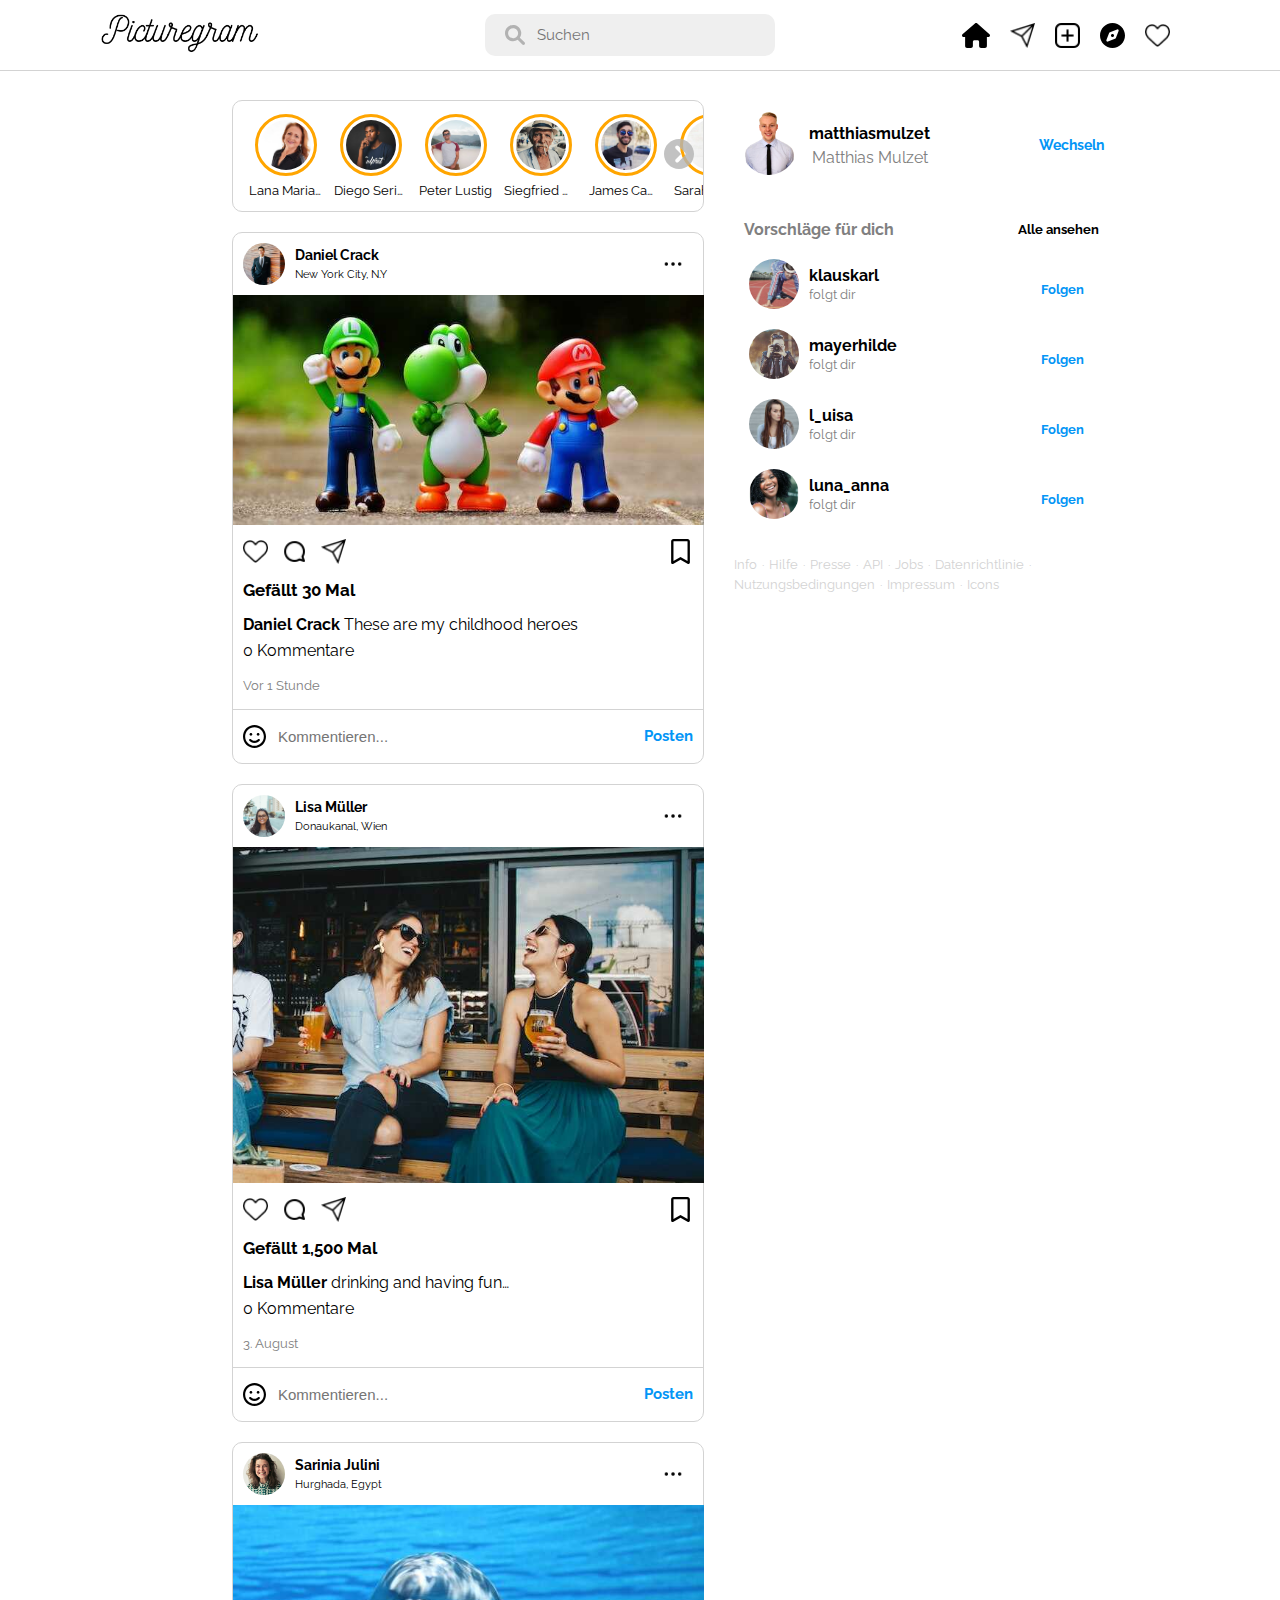
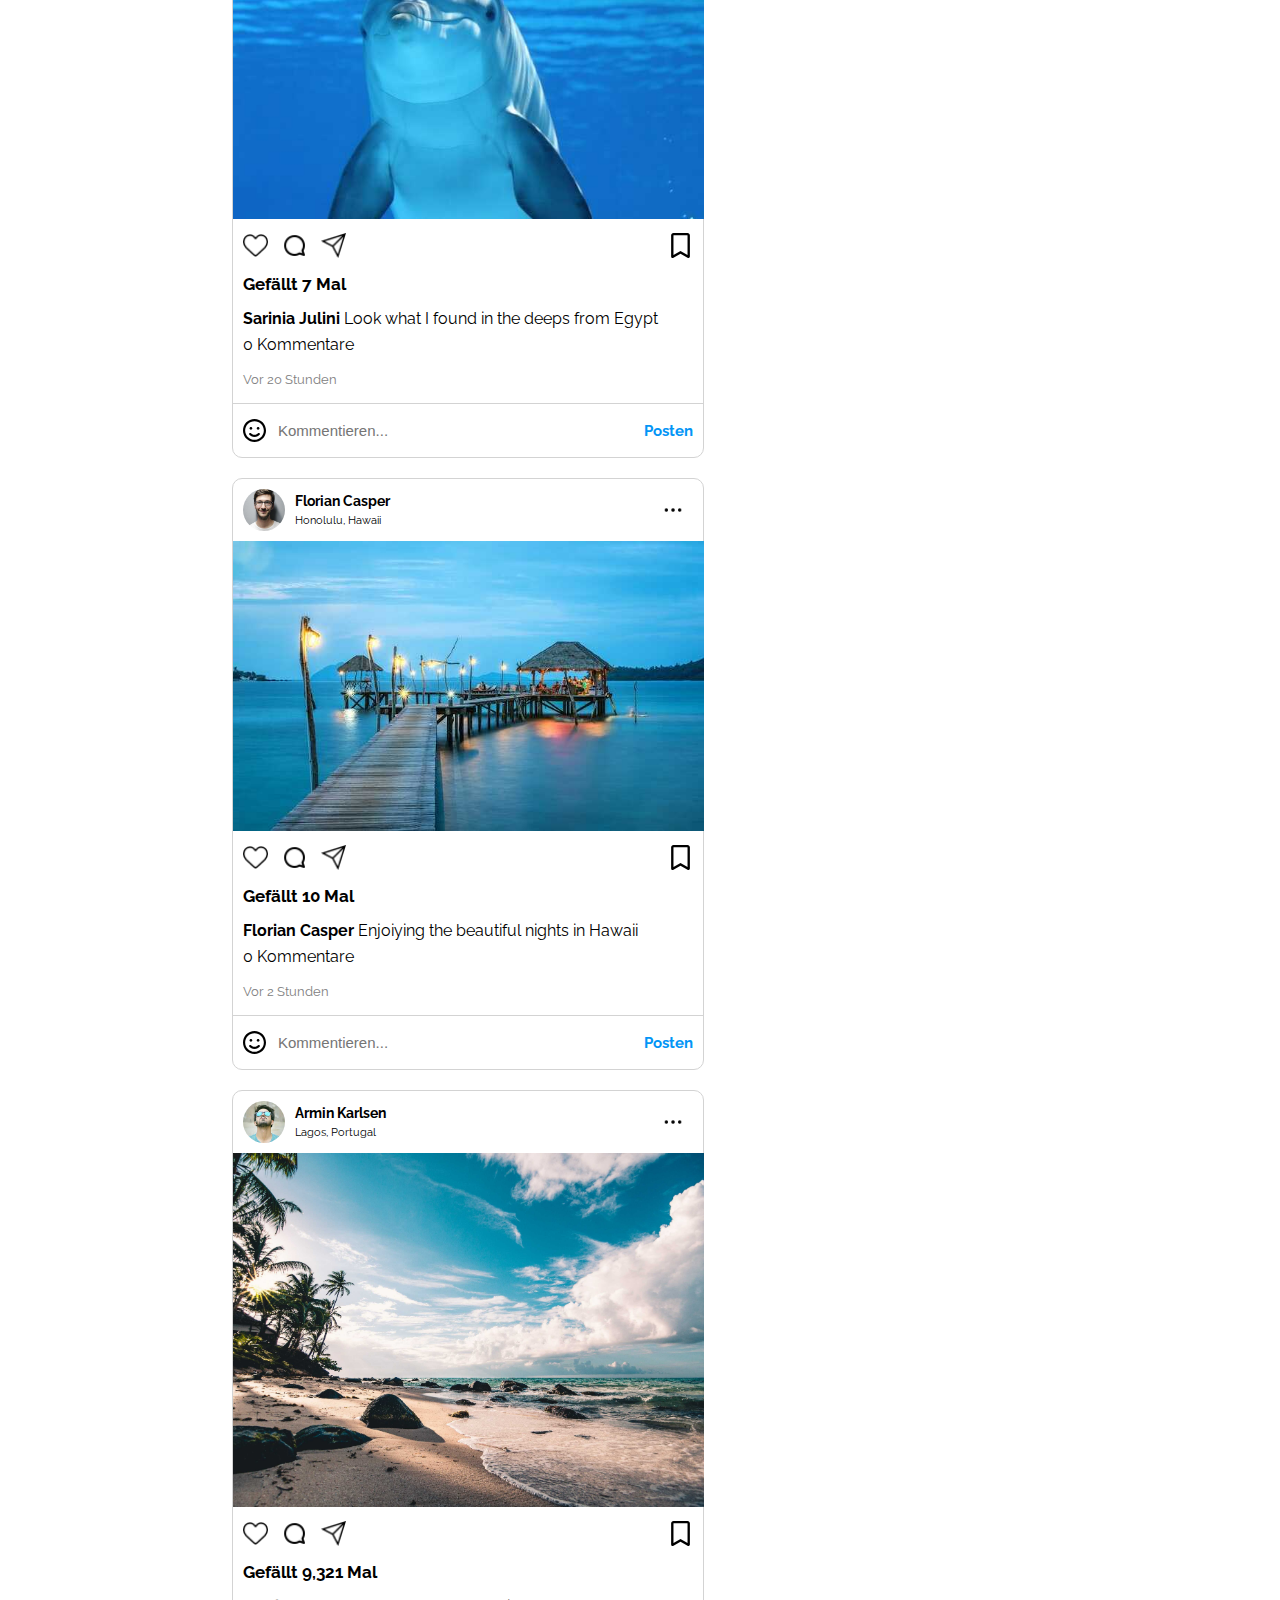
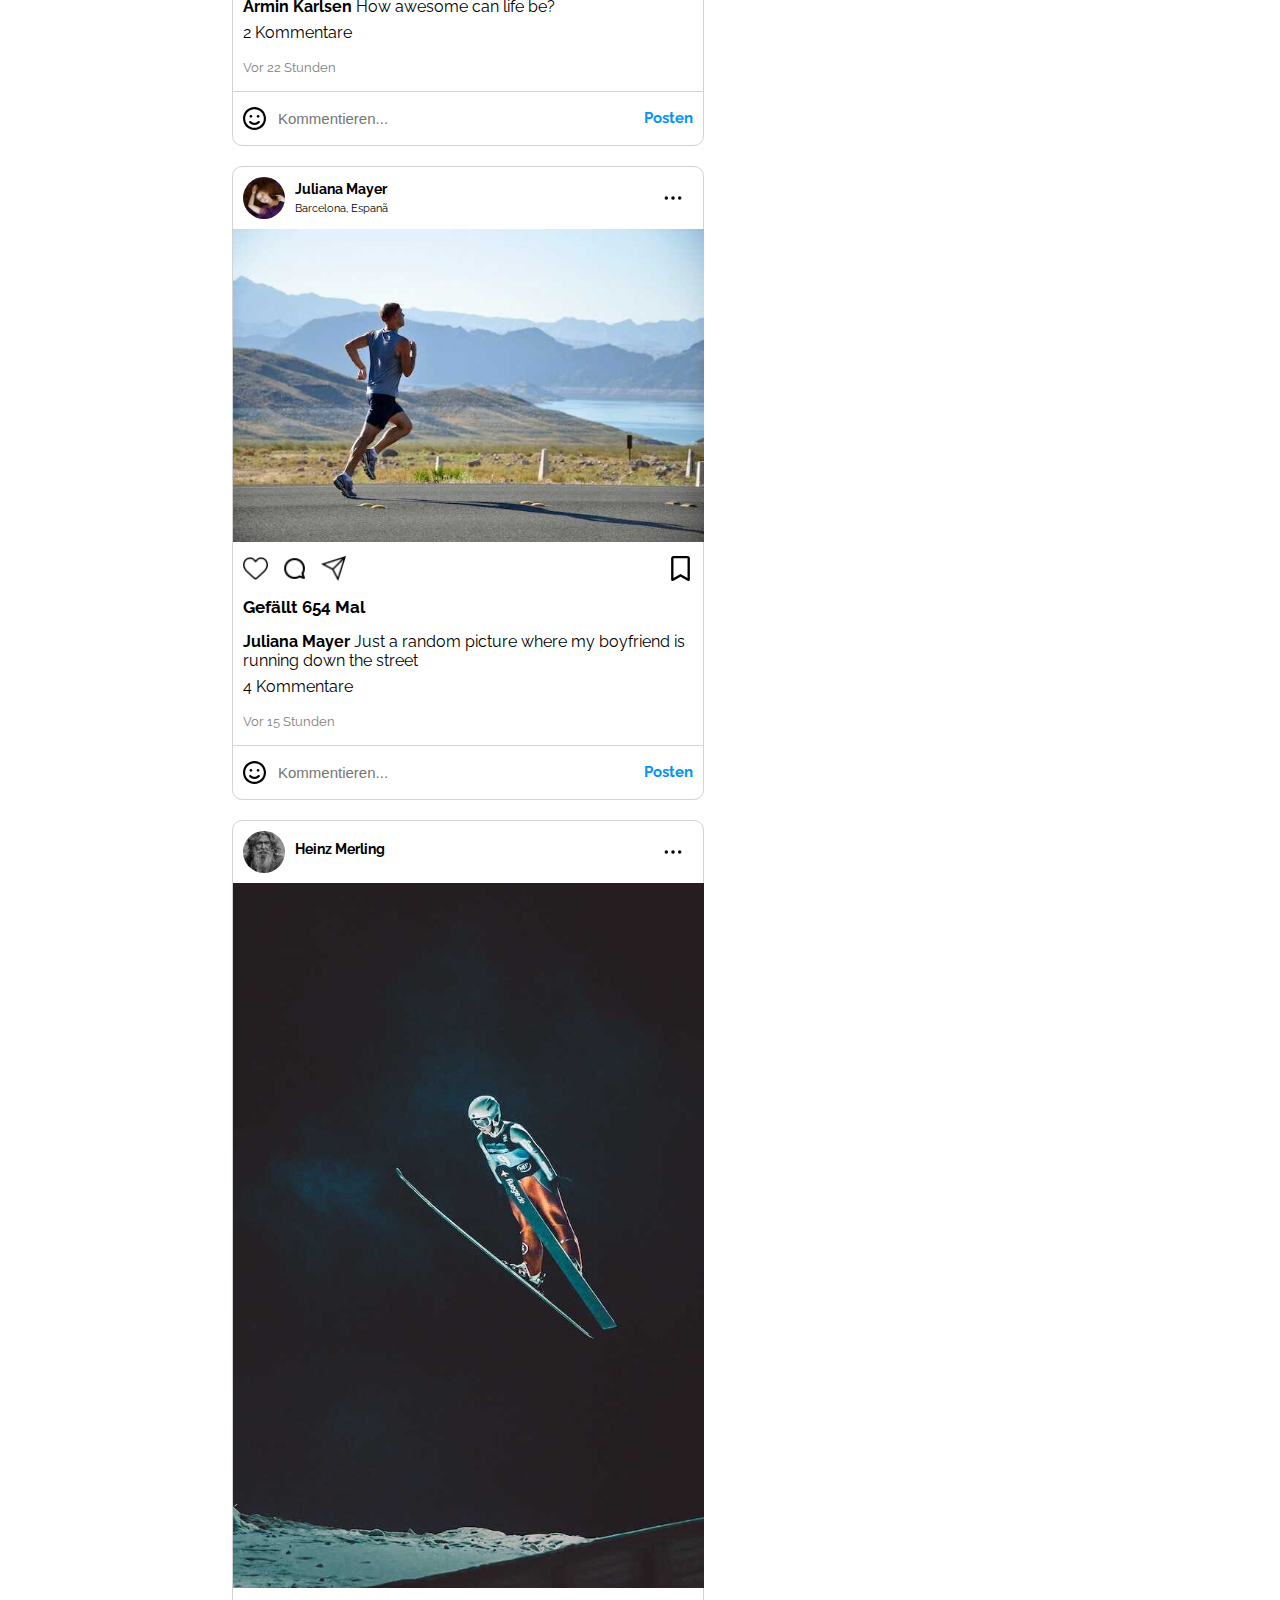
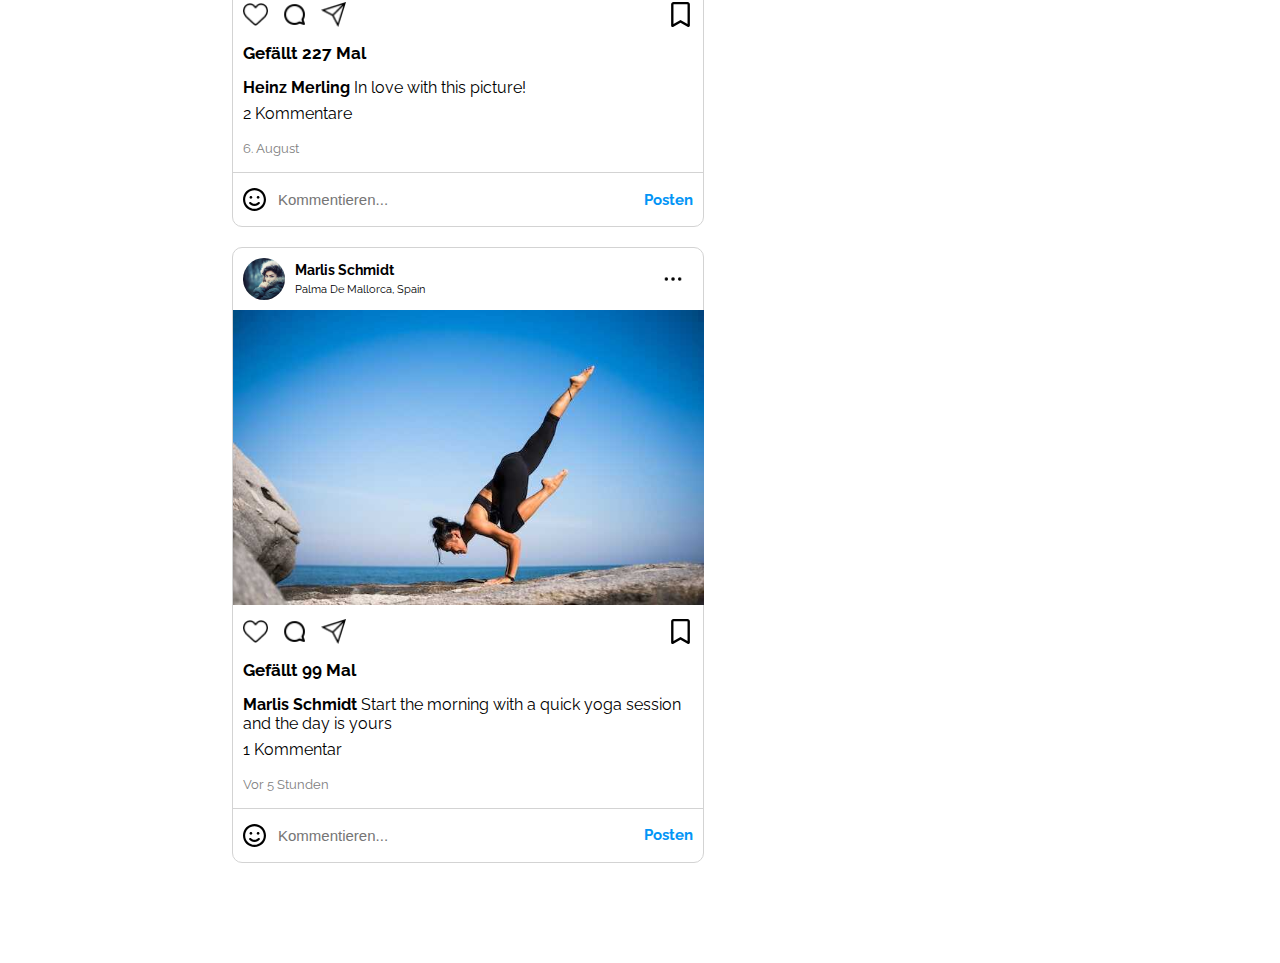
<file: index.html>
<!DOCTYPE html>
<html lang="en">

<head>
    <meta charset="UTF-8">
    <meta http-equiv="X-UA-Compatible" content="IE=edge">
    <meta name="viewport" content="width=device-width, initial-scale=1.0">
    <title>Picturegram</title>
    <link rel="icon" type="image/x-icon" href="img/icons/instagram-brands.svg">

    <link rel="stylesheet" href="style.css">
    <link rel="stylesheet" href="responsive.css">
    <link rel="stylesheet" href="fonts.css">
    <script src="script.js"></script>
    
</head>

<body onload="loadPage()">
    <div id="overlay-whole-page" onclick="closeSearchFunction()" class="overlay-whole-page d-none"></div>

    <div id="header" class="header">
        <a class="picturegram-logo-a" href="index.html">
            <img class="picturegram-logo" src="img/picturegram-logo.png" alt="Picturegram-logo">
        </a>
        <div class="input-search-container">
            <img id="search-icon-header" class="search-icon" src="img/icons/magnifying-glass-solid.svg"
                alt="magnifying-glass">
            <input onclick="search()" id="input-search" class="input-search-header" placeholder="Suchen">
            <img onclick="closeSearchFunction()" id="close-icon-header" class="close-icon d-none"
                src="img/icons/circle-xmark-solid.svg" alt="circle-xmark">
        </div>
        <div class="icons-header-container">
            <img src="img/icons/house-solid.svg" alt="house-icon">
            <img src="img/icons/send_optimized.png" alt="send-icon">
            <img src="img/icons/more_optimized.png" alt="more-icon">
            <img src="img/icons/compass-solid.svg" alt="compass-icon">
            <img src="img/icons/heart_optimized.png" alt="heart-icon">
        </div>
    </div>

    <div class="content-page">
        <div class="left-side">
            <div id="storys" class="story-container">

            </div>

            <div id="all-posts" class="all-posts-container">

            </div>
        </div>

        <div class="right-side">
            <div class="right-side-container">

                <div class="right-side-my-profil">
                    <div class="my-profil">
                        <img class="my-profil-picture" src="img/profile-picture.png" alt="profile-picture">
                        <div class="column">
                            <span class="user-name">matthiasmulzet</span>
                            <span class="real-name">Matthias Mulzet</span>
                        </div>
                    </div>
                    <div class="change-container">
                        <span class="change">Wechseln</span>
                    </div>
                </div>

                <div class="suggestion-see-all">
                    <span class="suggestion">Vorschläge für dich</span>
                    <span class="see-all">Alle ansehen</span>
                </div>

                <div id="right-side-follower" class="right-side-all-follower">

                </div>

                <div class="footer">
                    <div class="footer-first-line">
                        <a href="#">Info</a> <p>·</p>
                        <a href="#">Hilfe</a> <p>·</p>
                        <a href="#">Presse</a> <p>·</p>
                        <a href="#">API</a> <p>·</p>
                        <a href="#">Jobs</a> <p>·</p>
                        <a href="#">Datenrichtlinie</a> <p>·</p> <br>
                    </div>

                    <div class="footer-second-line">
                        <a href="#">Nutzungsbedingungen</a> <p>·</p>
                        <a href="impressum.html">Impressum</a> <p>·</p>
                        <a href="icons.html">Icons</a>
                    </div>
                </div>
            </div>
        </div>
    </div>

</body>

</html>
</file>
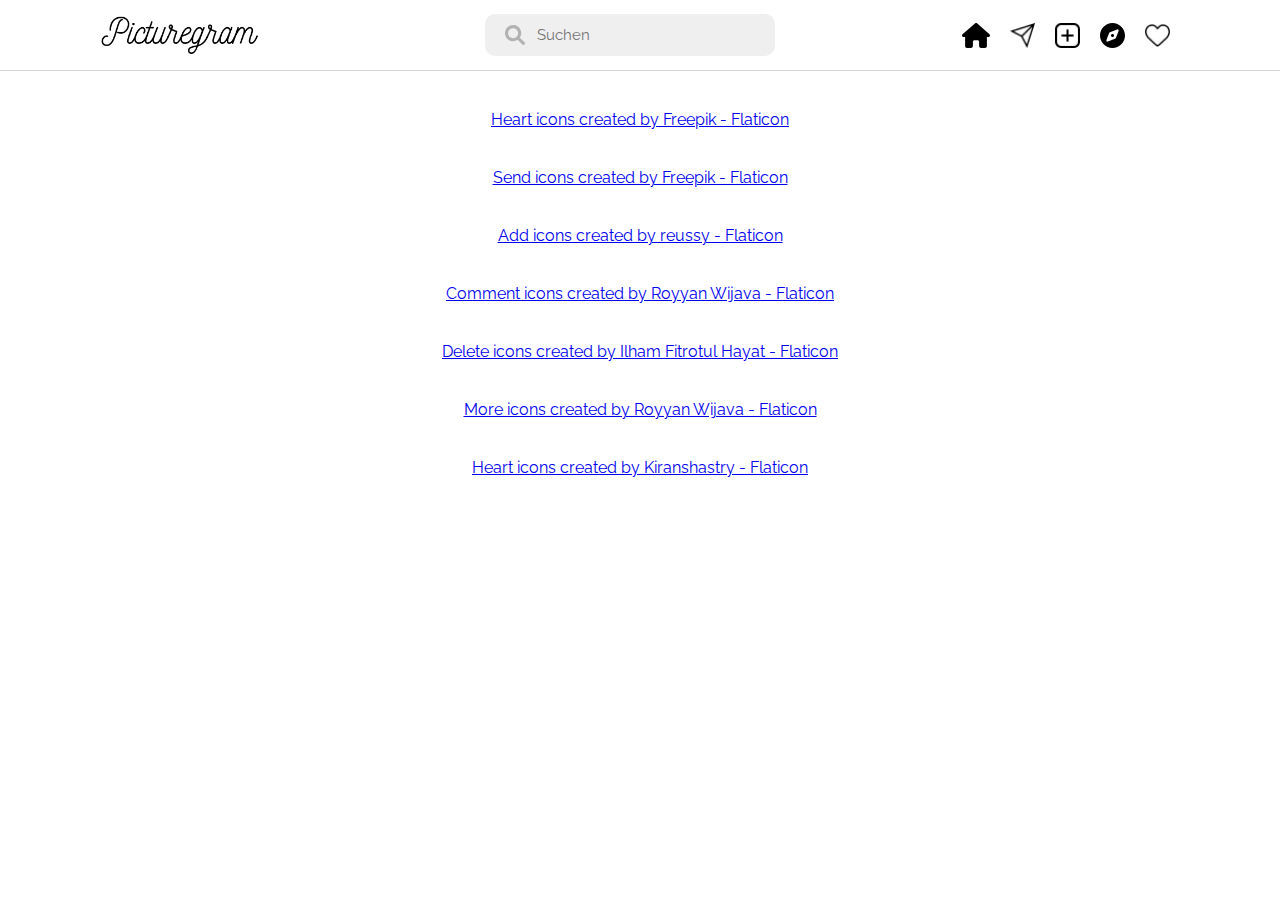
<file: icons.html>
<head>
    <meta charset="utf-8" />
    <meta name="viewport" content="width=device-width, initial-scale=1.0" />

    <title>Icons</title>
    <link rel="icon" type="image/x-icon" href="img/icons/instagram-brands.svg">

    <link rel="stylesheet" href="style.css">
    <link rel="stylesheet" href="responsive.css">
    <link rel="stylesheet" href="fonts.css">
    <script src="script.js"></script>

</head>

<body>
    <div id="header" class="header">
        <a class="picturegram-logo-a" href="index.html">
            <img class="picturegram-logo" src="img/picturegram-logo.png" alt="Picturegram-logo">
        </a>
        <div class="input-search-container">
            <img id="search-icon-header" class="search-icon" src="img/icons/magnifying-glass-solid.svg"
                alt="magnifying-glass">
            <input onclick="search()" id="input-search" class="input-search-header" placeholder="Suchen">
            <img onclick="closeSearchFunction()" id="close-icon-header" class="close-icon d-none"
                src="img/icons/circle-xmark-solid.svg" alt="circle-xmark">
        </div>
        <div class="icons-header-container">
            <img src="img/icons/house-solid.svg" alt="house-icon">
            <img src="img/icons/send_optimized.png" alt="send-icon">
            <img src="img/icons/more_optimized.png" alt="more-icon">
            <img src="img/icons/compass-solid.svg" alt="compass-icon">
            <img src="img/icons/heart_optimized.png" alt="heart-icon">
        </div>
    </div>

    <div class="icons">
        <a href="https://www.flaticon.com/free-icons/heart"; title="heart
        icons">Heart icons created by Freepik - Flaticon</a> <br>

        <a href="https://www.flaticon.com/free-icons/send"; title="send
        icons">Send icons created by Freepik - Flaticon</a> <br>

        <a href="https://www.flaticon.com/free-icons/add"; title="add
        icons">Add icons created by reussy - Flaticon</a> <br>

        <a href="https://www.flaticon.com/free-icons/comment"; title="comment
        icons">Comment icons created by Royyan Wijava - Flaticon</a> <br>

        <a href="https://www.flaticon.com/free-icons/delete"; title="delete
        icons">Delete icons created by Ilham Fitrotul Hayat - Flaticon</a> <br>
        
        <a href="https://www.flaticon.com/free-icons/more"; title="more
        icons">More icons created by Royyan Wijava - Flaticon</a> <br>

        <a href="https://www.flaticon.com/free-icons/heart"; title="heart
        icons">Heart icons created by Kiranshastry - Flaticon</a>
    </div>

</body>
</file>
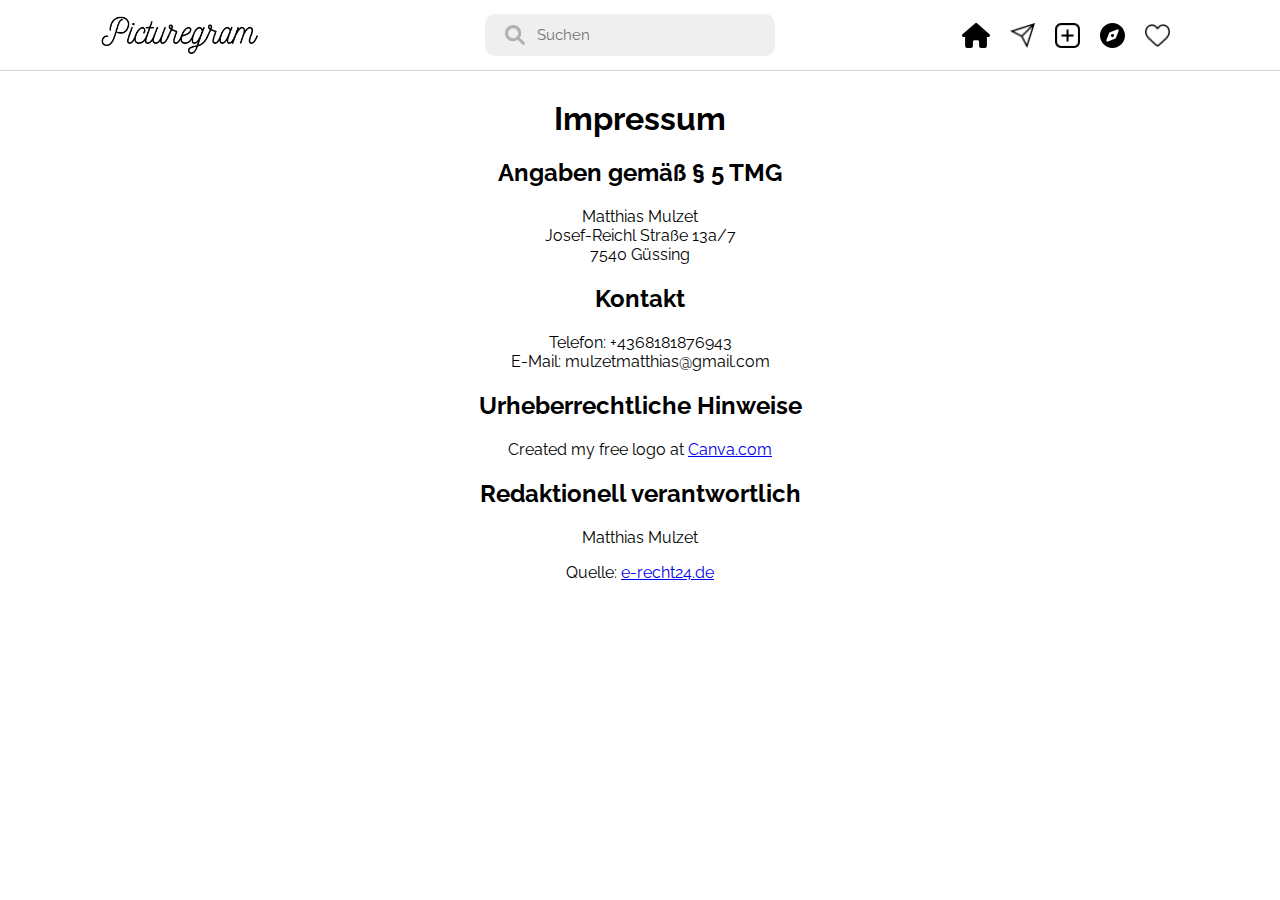
<file: impressum.html>
<head>
    <meta charset="utf-8" />
    <meta name="viewport" content="width=device-width, initial-scale=1.0" />

    <title>Impressum</title>
    <link rel="icon" type="image/x-icon" href="img/icons/instagram-brands.svg">

    <link rel="stylesheet" href="style.css">
    <link rel="stylesheet" href="responsive.css">
    <link rel="stylesheet" href="fonts.css">
    <script src="script.js"></script>

</head>

<body>
    <div id="header" class="header">
        <a class="picturegram-logo-a" href="index.html">
            <img class="picturegram-logo" src="img/picturegram-logo.png" alt="Picturegram-logo">
        </a>
        <div class="input-search-container">
            <img id="search-icon-header" class="search-icon" src="img/icons/magnifying-glass-solid.svg"
                alt="magnifying-glass">
            <input onclick="search()" id="input-search" class="input-search-header" placeholder="Suchen">
            <img onclick="closeSearchFunction()" id="close-icon-header" class="close-icon d-none"
                src="img/icons/circle-xmark-solid.svg" alt="circle-xmark">
        </div>
        <div class="icons-header-container">
            <img src="img/icons/house-solid.svg" alt="house-icon">
            <img src="img/icons/send_optimized.png" alt="send-icon">
            <img src="img/icons/more_optimized.png" alt="more-icon">
            <img src="img/icons/compass-solid.svg" alt="compass-icon">
            <img src="img/icons/heart_optimized.png" alt="heart-icon">
        </div>
    </div>

    <div class="impressum">
        <h1 class="h1-impressum">Impressum</h1>

        <h2>Angaben gem&auml;&szlig; &sect; 5 TMG</h2>
        <p>Matthias Mulzet<br />
            Josef-Reichl Stra&szlig;e 13a/7<br />
            7540 G&uuml;ssing</p>

        <h2>Kontakt</h2>
        <p>Telefon: +4368181876943<br />
            E-Mail: mulzetmatthias@gmail.com</p>

        <h2>Urheberrechtliche Hinweise</h2>
        <p>Created my free logo at <a href="https://www.canva.com" target="_blank">Canva.com</a></p>

        <h2>Redaktionell verantwortlich</h2>
        <p>Matthias Mulzet</p>

        <p>Quelle: <a href="https://www.e-recht24.de">e-recht24.de</a></p>

    </div>

</body>
</file>
<file: style.css>
body {
    margin: 0px;
    font-family: 'Raleway';
}

.d-none {
    display: none;
}

.space-between {
    display: flex;
    justify-content: space-between;
    align-items: center;
}

.overlay-whole-page {
    height: 100%;
    width: 100%;
    position: fixed;
    bottom: 0;
    left: 0;
    right: 0;
    background-color: rgba(255, 255, 255, 0);
    z-index: 100;
}

.overlay-picture-comment {
    width: 100%;
    height: 100%;
    z-index: 2;
    position: fixed;
    bottom: 0;
    left: 0;
    right: 0;
    top: 0;
    background-color: rgba(200, 200, 200, 0.8);
    display: flex;
    justify-content: center;
    align-items: center;
}

.close-icon-big {
    position: absolute;
    top: 15px;
    right: 15px;
    z-index: 3;
    height: 50px;
    width: 50px;
    filter: invert(100%);
    cursor: pointer;
}

.picture-and-comment {
    display: flex;
    justify-content: center;
    width: 65%;
    height: 90%;
}

.big-picture-container {
    height: 100%;
    width: 50%;
    background-color: black;
    display: flex;
    align-items: center;
}

.big-picture {
    width: 100%;
}

.big-comment {
    display: flex;
    flex-direction: column;
    background-color: white;
    width: 50%;
}

.all-comments {
    min-height: 50%;
    height: 100%;
    overflow-x: hidden;
}


/*styling header start*/
.header {
    height: 70px;
    width: 100%;
    background-color: white;
    display: flex;
    flex-direction: row;
    justify-content: space-between;
    align-items: center;
    border-bottom: 1px solid lightgray;
    position: fixed;
    top: 0;
    z-index: 10;
}

.header-without-zindex {
    height: 70px;
    width: 100%;
    background-color: white;
    display: flex;
    flex-direction: row;
    justify-content: space-between;
    align-items: center;
    border-bottom: 1px solid lightgray;
    position: fixed;
    top: 0;
}

.picturegram-logo {
    height: 40px;
    margin-left: 200px;
}

.input-search-container {
    width: 300px;
    padding: 10px;
}

.input-search-container {
    display: flex;
    flex-direction: row;
    align-items: center;
    height: 22px;
    width: 270px;
    background-color: #efefef;
    border-radius: 10px;
    border: none;
    margin-left: 50px;
}

.search-icon {
    height: 20px;
    filter: invert(70%);
    margin-left: 10px;
}

.close-icon {
    cursor: pointer;
    height: 20px;
    filter: invert(70%);
    z-index: 1;
}

.input-search-header {
    display: flex;
    height: 30px;
    width: 280px;
    margin-left: 10px;
    background-color: #efefef;
    border: none;
    outline: none;
    border-radius: 10px;
    font-size: 15px;
    font-family: 'Raleway';
}

.icons-header-container {
    display: flex;
    align-items: center;
    margin-right: 200px;
}

.icons-header-container img {
    height: 25px;
    margin: 0px 10px;
    cursor: pointer;
}
/*styling header end*/


/*styling content-page start*/
.content-page {
    width: 100%;
    display: flex;
    justify-content: center;
}

.right-side {
    display: flex;
    justify-content: flex-start;
    width: 45%;
}

.left-side {
    display: flex;
    flex-direction: column;
    justify-content: flex-end;
    align-items: flex-end;
    width: 55%;
}
/*styling content-page end*/


/*styling story start*/
.story-container {
    display: flex;
    align-items: center;
    padding-left: 10px;
    padding-right: 10px;
    height: 110px;
    width: 450px;
    margin-top: 100px;
    border: 1px solid lightgray;
    border-radius: 10px;
    overflow: hidden;
    overflow-x: scroll;
}

.story-container::-webkit-scrollbar {
    display: none;
}

.story-pic-name {
    display: flex;
    flex-direction: column;
    align-items: center;
    width: 75px;
    padding: 10px 6px;
}

.profil-picture-story {
    height: 50px;
    width: 50px;
    border-radius: 100%;
    object-fit: cover;
    padding: 3px;
    border: 3px solid orange;
    cursor: pointer;
}

.story-name {
    text-align: center;
    margin-top: 7px;
    margin-bottom: 0;
    font-size: 13px;
    max-width: 73px;
    overflow: hidden;
    white-space: nowrap;
    text-overflow: ellipsis;
    cursor: pointer;
}

.story-arrow-container {
    position: absolute;
    z-index: 1;
    filter: invert(70%);
}

.arrow-left {
    height: 30px;
    cursor: pointer;
    opacity: 0.8;
}

.arrow-right {
    height: 30px;
    padding-left: 387px;
    cursor: pointer;
    opacity: 0.8;
}

.arrow-left-transparent {
    height: 30px;
    opacity: 0;
}

.arrow-right-transparent {
    height: 30px;
    padding-left: 387px;
    opacity: 0;
}
/*styling story end*/


/*styling post start*/
.post-container {
    display: flex;
    flex-direction: column;
    width: 470px;
    height: auto;
    border: 1px solid lightgray;
    border-radius: 10px;
    margin-top: 20px;
}

.header-post {
    display: flex;
    justify-content: space-between;
    align-items: center;
}

.name-and-picture-container {
    display: flex;
    align-items: center;
}

.little-profil-picture {
    height: 42px;
    width: 42px;
    border-radius: 100%;
    object-fit: cover;
    margin: 10px;
    cursor: pointer;
}

.name-and-location {
    display: flex;
    flex-direction: column;
}

.name {
    font-size: 14px;
    font-weight: bold;
    cursor: pointer;
}

.location {
    font-size: 11px;
    margin-top: 5px;
    cursor: pointer;
}

.option-icon {
    display: flex;
    justify-content: flex-end;
    align-items: center;
    height: 20px;
    margin-right: 20px;
    cursor: pointer;
}


.post-image {
    width: 471px;
    height: 100%;
    object-fit: cover;
}

.icon-section-post {
    display: flex;
    justify-content: space-between;
    align-items: center;
    margin-top: 10px;
}

.icons-left img {
    height: 25px;
    width: 25px;
    margin-left: 5px;
    margin-right: 5px;
    cursor: pointer;
}

.icon-right img {
    height: 25px;
    width: 25px;
    margin-right: 10px;
    cursor: pointer;
}

.heart-icon {
    margin-left: 10px !important;
}

.likes-container {
    margin-top: 12px;
    margin-left: 10px;
}

.likes {
    font-weight: bold;
    font-size: 17px;
}

.post-description-container {
    display: flex;
    align-items: center;
    margin-top: 15px;
    margin-left: 10px;
}

.post-comments-with-trash {
    display: flex;
    justify-content: space-between;
    align-items: center;
    margin-top: 15px;
    margin-left: 10px;
}

.trash-icon {
    height: 17px;
    width: 17px;
    margin-right: 10px;
    cursor: pointer;
}

.comment-description {
    font-size: 16px;
    margin-right: 5px;
    max-width: 93%;
    word-break: break-all;
}

.post-description {
    font-size: 16px;
    margin-right: 5px;
}

.comments {
    margin-left: 10px;
    height: 100%;
    margin-top: 7px;
    font-size: 16px;
    margin-right: 5px;
    cursor: pointer;
}

.post-time-container {
    margin-top: 15px;
    margin-bottom: 15px;
    margin-left: 10px;
}

.post-time {
    font-size: 13px;
    color: gray;
}

.comment-section {
    display: flex;
    align-items: center;
    border-top: 1px solid lightgray;
    padding-top: 5px;
    padding-bottom: 5px;
}

.smile-icon {
    height: 23px;
    width: 23px;
    margin: 10px;
    cursor: pointer;
}

.write-comment {
    height: 100%;
    width: 85%;
    border: none;
    outline: none;
    font-size: 15px;
    margin-right: 5px;
    word-wrap: break-word;
}

.posten-button {
    display: flex;
    justify-content: flex-end;
    cursor: pointer;
    color: #0395f6;
    font-weight: bold;
    font-size: 15px;
    margin-right: 10px;
}
/*styling Post end*/


/*styling right side start*/
.right-side-container {
    width: 370px;
    height: 100%;
    margin-top: 100px;
    margin-left: 30px;
}

.right-side-my-profil {
    display: flex;
    flex-direction: row;
    justify-content: space-between;
    align-items: center;
    margin-bottom: 10px;
}

.my-profil {
    display: flex;
    align-items: center;
    margin-bottom: 20px;
}

.my-profil-picture {
    height: 70px;
    width: auto;
    border-radius: 100%;
    margin: 5px;
    margin-right: 10px;
}

.column {
    display: flex;
    flex-direction: column;
    align-items: center;
}

.user-name {
    font-weight: bold;
    margin-bottom: 5px;
    margin-top: 10px;
}

.real-name {
    color: grey;
}

.change-container {
    margin-bottom: 12px;
}

.change {
    color: #0395f6;
    font-weight: bold;
    font-size: 14px;
    cursor: pointer;
}

.suggestion-see-all {
    display: flex;
    justify-content: space-between;
    align-items: center;
    margin-top: 20px;
    margin-bottom: 20px;
}

.suggestion {
    color: gray;
    font-weight: bold;
    margin-left: 10px;
}

.see-all {
    margin-right: 5px;
    color: black;
    font-weight: bold;
    font-size: 13px;
    cursor: pointer;
}

.right-side-all-follower {
    display: flex;
    flex-direction: column;
}

.person-follow-profil-picture {
    height: 50px;
    width: 50px;
    object-fit: cover;
    margin-left: 15px;
    margin-right: 10px;
    border-radius: 100%;
}

.user-name-follower {
    font-weight: bold;
    margin-bottom: 2px;
}

.follows-you {
    color: grey;
    font-size: 13px;
}

.column-flex-start {
    display: flex;
    flex-direction: column;
    justify-content: center;
    align-items: flex-start;
}

.follow {
    font-size: 13px;
    margin-right: 20px;
    font-weight: bold;
    color: #0395f6;
    cursor: pointer;
}

.followed {
    font-size: 13px;
    margin-right: 20px;
    font-weight: bold;
    color: black;
    cursor: pointer;
}
/*styling right side end*/


/*styling footer start*/
.footer {
    display: flex;
    flex-direction: column;
    align-items: center;
}

.footer-first-line {
    display: flex;
    flex-direction: row;
    align-items: center;
    width: 370px;
    height: 20px;
    margin-top: 15px;
}

.footer-second-line {
    display: flex;
    flex-direction: row;
    align-items: center;
    width: 370px;
    height: 20px
}

.footer a {
    text-decoration: none;
    color: lightgray;
    font-size: 13px;
}

.footer p {
    color: lightgray;
    font-size: 13px; 
    margin-left: 5px;
    margin-right: 5px;
}
/*styling footer end*/


/*styling impressum start*/
.impressum {
    margin-top: 100px;
    text-align: center;
}
/*styling impressum end*/


/*styling icons start*/
.icons {
    margin-top: 100px;
    display: flex;
    flex-direction: column;
    align-items: center;
    justify-content: center;
}

.icons a {
    margin: 10px;
}
/*styling icons end*/
</file>
<file: responsive.css>
@media (max-width: 1300px) {
    .icons-header-container {
        margin-right: 100px;
    }

    .picturegram-logo {
        margin-left: 100px;
    }
}


@media (max-width: 1200px) {
    .icons-header-container {
        margin-right: 50px;
    }

    .picturegram-logo {
        margin-left: 50px;
    }

    .picture-and-comment {
        width: 80%;
        height: 70%;
    }

    .all-comments {
        min-height: 40%;
    }

    .picture-and-comment {
        width: 88%;
        height: 88%;
    }

    .close-icon-big {
        top: 10px;
        right: 10px;
        height: 40px;
        width: 40px;
    }
}


@media (max-width: 1000px) {
    .icons-header-container {
        margin-right: 10px;
    }

    .picturegram-logo {
        margin-left: 10px;
    }

    .input-search-container {
        margin-left: 90px;
    }

    .left-side {
        display: flex;
        flex-direction: column;
        align-items: center;
        width: 55%;
    }

    .right-side {
        display: none;
    }
}


@media (max-width: 900px) {
    .input-search-container {
        margin-left: 50px;
    }
}


@media (max-width: 800px) {
    .input-search-container {
        margin-left: 0px;
    }

    .picture-and-comment {
        height: 75%;
    }
}


@media (max-width: 730px) {
    .input-search-container {
        width: 30%;
    }

    .input-search-header {
        width: 235px;
    }
}


@media (max-width: 690px) {
    .input-search-container {
        display: none;
    }

    .picture-and-comment {
        height: 70%;
        width: 95%;
    }
}


@media (max-width: 500px) {
    .left-side {
        width: 0;
        flex: 1;
    }
    

    .story-container {
        width: 95%;
        border: none;
        border-bottom: 1px solid lightgrey;
        border-radius: 0;
        overflow-x: hidden;
    }

    .story-arrow-container {
        display: flex;
        align-items: flex-start;
        justify-content: space-between;
        width: 95%;
    }

    .arrow-right {
        padding-left: 0px;
    }

    .all-posts-container {
        width: 99%;
        display: flex;
        flex-direction: column;
        align-items: center;
    }


    .post-container {
        width: 100%;
        border: none
    }

    .post-image {
        width: 100%;
    }

    .post-time-container {
        margin-top: 5px;
        margin-bottom: 5px;
    }

    .comment-section {
        border: none;
    }
}


@media (max-width: 450px) {
    .picturegram-logo {
        height: 30px;
    }

    .icons-header-container img {
        height: 20px;
    }

    .story-container {
        margin-top: 80px;
        height: 80px;
    }

    .profil-picture-story {
        height: 40px;
        width: 40px;
    }

    .story-name {
        font-size: 11px;
    }

    .arrow-right {
        height: 25px;
    }

    .arrow-left {
        height: 25px;
    }

    .little-profil-picture {
        height: 36px;
        width: 36px;
    }

    .name {
        font-size: 13px;
    }

    .location {
        font-size: 10px;
    }

    .option-icon {
        height: 15px;
        margin-right: 15px;
    }

    .icons-left img {
        height: 20px;
        width: 20px;
    }

    .icon-right img {
        height: 20px;
        width: 20px;
    }

    .likes {
        font-size: 14px;
    }

    .post-description {
        font-size: 13px;
    }

    .comments {
        font-size: 13px;
    }

    .post-time {
        font-size: 12px;
    }

    .smile-icon {
        height: 16px;
        width: 16px;
    }

    .write-comment {
        font-size: 12px;
    }

    .posten-button {
        font-size: 12px;
    }

    .story-container {
        width: 94%;
    }


    .picture-and-comment {
        flex-direction: column;
        align-items: center;
        height: 80%;
    }

    .big-picture-container {
        width: 80%;
    }

    .big-comment {
        width: 80%;
    }

    .all-comments {
        min-height: 0px;
        max-height: 100px;
    }

    .comment-description {
        font-size: 13px;
    }

    .trash-icon {
        height: 13px;
        width: 13px;
    }
}


@media (max-width: 350px) {
    .icons-header-container img {
        margin: 0px 5px;
    }

    .story-container {
        width: 93%;
    }

    .story-pic-name {
        padding: 10px 4px;
    }

    .big-picture-container {
        width: 95%;
    }

    .big-comment {
        width: 95%;
    }
}


@media (max-width: 310px) {
    .header {
        height: 60px;
    }

    .picturegram-logo {
        height: 28px;
    }

    .icons-header-container img {
        height: 17px;
    }

    .story-container {
        width: 92%;
    }
}
</file>
<file: fonts.css>
/* raleway-100 - latin */
@font-face {
    font-family: 'Raleway';
    font-style: normal;
    font-weight: 100;
    src: url('./fonts/raleway-v28-latin-100.eot'); /* IE9 Compat Modes */
    src: local(''),
         url('./fonts/raleway-v28-latin-100.eot?#iefix') format('embedded-opentype'), /* IE6-IE8 */
         url('./fonts/raleway-v28-latin-100.woff2') format('woff2'), /* Super Modern Browsers */
         url('./fonts/raleway-v28-latin-100.woff') format('woff'), /* Modern Browsers */
         url('./fonts/raleway-v28-latin-100.ttf') format('truetype'), /* Safari, Android, iOS */
         url('./fonts/raleway-v28-latin-100.svg#Raleway') format('svg'); /* Legacy iOS */
  }
  /* raleway-200 - latin */
  @font-face {
    font-family: 'Raleway';
    font-style: normal;
    font-weight: 200;
    src: url('./fonts/raleway-v28-latin-200.eot'); /* IE9 Compat Modes */
    src: local(''),
         url('./fonts/raleway-v28-latin-200.eot?#iefix') format('embedded-opentype'), /* IE6-IE8 */
         url('./fonts/raleway-v28-latin-200.woff2') format('woff2'), /* Super Modern Browsers */
         url('./fonts/raleway-v28-latin-200.woff') format('woff'), /* Modern Browsers */
         url('./fonts/raleway-v28-latin-200.ttf') format('truetype'), /* Safari, Android, iOS */
         url('./fonts/raleway-v28-latin-200.svg#Raleway') format('svg'); /* Legacy iOS */
  }
  /* raleway-300 - latin */
  @font-face {
    font-family: 'Raleway';
    font-style: normal;
    font-weight: 300;
    src: url('./fonts/raleway-v28-latin-300.eot'); /* IE9 Compat Modes */
    src: local(''),
         url('./fonts/raleway-v28-latin-300.eot?#iefix') format('embedded-opentype'), /* IE6-IE8 */
         url('./fonts/raleway-v28-latin-300.woff2') format('woff2'), /* Super Modern Browsers */
         url('./fonts/raleway-v28-latin-300.woff') format('woff'), /* Modern Browsers */
         url('./fonts/raleway-v28-latin-300.ttf') format('truetype'), /* Safari, Android, iOS */
         url('./fonts/raleway-v28-latin-300.svg#Raleway') format('svg'); /* Legacy iOS */
  }
  /* raleway-regular - latin */
  @font-face {
    font-family: 'Raleway';
    font-style: normal;
    font-weight: 400;
    src: url('./fonts/raleway-v28-latin-regular.eot'); /* IE9 Compat Modes */
    src: local(''),
         url('./fonts/raleway-v28-latin-regular.eot?#iefix') format('embedded-opentype'), /* IE6-IE8 */
         url('./fonts/raleway-v28-latin-regular.woff2') format('woff2'), /* Super Modern Browsers */
         url('./fonts/raleway-v28-latin-regular.woff') format('woff'), /* Modern Browsers */
         url('./fonts/raleway-v28-latin-regular.ttf') format('truetype'), /* Safari, Android, iOS */
         url('./fonts/raleway-v28-latin-regular.svg#Raleway') format('svg'); /* Legacy iOS */
  }
  /* raleway-500 - latin */
  @font-face {
    font-family: 'Raleway';
    font-style: normal;
    font-weight: 500;
    src: url('./fonts/raleway-v28-latin-500.eot'); /* IE9 Compat Modes */
    src: local(''),
         url('./fonts/raleway-v28-latin-500.eot?#iefix') format('embedded-opentype'), /* IE6-IE8 */
         url('./fonts/raleway-v28-latin-500.woff2') format('woff2'), /* Super Modern Browsers */
         url('./fonts/raleway-v28-latin-500.woff') format('woff'), /* Modern Browsers */
         url('./fonts/raleway-v28-latin-500.ttf') format('truetype'), /* Safari, Android, iOS */
         url('./fonts/raleway-v28-latin-500.svg#Raleway') format('svg'); /* Legacy iOS */
  }
  /* raleway-600 - latin */
  @font-face {
    font-family: 'Raleway';
    font-style: normal;
    font-weight: 600;
    src: url('./fonts/raleway-v28-latin-600.eot'); /* IE9 Compat Modes */
    src: local(''),
         url('./fonts/raleway-v28-latin-600.eot?#iefix') format('embedded-opentype'), /* IE6-IE8 */
         url('./fonts/raleway-v28-latin-600.woff2') format('woff2'), /* Super Modern Browsers */
         url('./fonts/raleway-v28-latin-600.woff') format('woff'), /* Modern Browsers */
         url('./fonts/raleway-v28-latin-600.ttf') format('truetype'), /* Safari, Android, iOS */
         url('./fonts/raleway-v28-latin-600.svg#Raleway') format('svg'); /* Legacy iOS */
  }
  /* raleway-700 - latin */
  @font-face {
    font-family: 'Raleway';
    font-style: normal;
    font-weight: 700;
    src: url('./fonts/raleway-v28-latin-700.eot'); /* IE9 Compat Modes */
    src: local(''),
         url('./fonts/raleway-v28-latin-700.eot?#iefix') format('embedded-opentype'), /* IE6-IE8 */
         url('./fonts/raleway-v28-latin-700.woff2') format('woff2'), /* Super Modern Browsers */
         url('./fonts/raleway-v28-latin-700.woff') format('woff'), /* Modern Browsers */
         url('./fonts/raleway-v28-latin-700.ttf') format('truetype'), /* Safari, Android, iOS */
         url('./fonts/raleway-v28-latin-700.svg#Raleway') format('svg'); /* Legacy iOS */
  }
  /* raleway-800 - latin */
  @font-face {
    font-family: 'Raleway';
    font-style: normal;
    font-weight: 800;
    src: url('./fonts/raleway-v28-latin-800.eot'); /* IE9 Compat Modes */
    src: local(''),
         url('./fonts/raleway-v28-latin-800.eot?#iefix') format('embedded-opentype'), /* IE6-IE8 */
         url('./fonts/raleway-v28-latin-800.woff2') format('woff2'), /* Super Modern Browsers */
         url('./fonts/raleway-v28-latin-800.woff') format('woff'), /* Modern Browsers */
         url('./fonts/raleway-v28-latin-800.ttf') format('truetype'), /* Safari, Android, iOS */
         url('./fonts/raleway-v28-latin-800.svg#Raleway') format('svg'); /* Legacy iOS */
  }
  /* raleway-900 - latin */
  @font-face {
    font-family: 'Raleway';
    font-style: normal;
    font-weight: 900;
    src: url('./fonts/raleway-v28-latin-900.eot'); /* IE9 Compat Modes */
    src: local(''),
         url('./fonts/raleway-v28-latin-900.eot?#iefix') format('embedded-opentype'), /* IE6-IE8 */
         url('./fonts/raleway-v28-latin-900.woff2') format('woff2'), /* Super Modern Browsers */
         url('./fonts/raleway-v28-latin-900.woff') format('woff'), /* Modern Browsers */
         url('./fonts/raleway-v28-latin-900.ttf') format('truetype'), /* Safari, Android, iOS */
         url('./fonts/raleway-v28-latin-900.svg#Raleway') format('svg'); /* Legacy iOS */
  }
  /* raleway-100italic - latin */
  @font-face {
    font-family: 'Raleway';
    font-style: italic;
    font-weight: 100;
    src: url('./fonts/raleway-v28-latin-100italic.eot'); /* IE9 Compat Modes */
    src: local(''),
         url('./fonts/raleway-v28-latin-100italic.eot?#iefix') format('embedded-opentype'), /* IE6-IE8 */
         url('./fonts/raleway-v28-latin-100italic.woff2') format('woff2'), /* Super Modern Browsers */
         url('./fonts/raleway-v28-latin-100italic.woff') format('woff'), /* Modern Browsers */
         url('./fonts/raleway-v28-latin-100italic.ttf') format('truetype'), /* Safari, Android, iOS */
         url('./fonts/raleway-v28-latin-100italic.svg#Raleway') format('svg'); /* Legacy iOS */
  }
  /* raleway-200italic - latin */
  @font-face {
    font-family: 'Raleway';
    font-style: italic;
    font-weight: 200;
    src: url('./fonts/raleway-v28-latin-200italic.eot'); /* IE9 Compat Modes */
    src: local(''),
         url('./fonts/raleway-v28-latin-200italic.eot?#iefix') format('embedded-opentype'), /* IE6-IE8 */
         url('./fonts/raleway-v28-latin-200italic.woff2') format('woff2'), /* Super Modern Browsers */
         url('./fonts/raleway-v28-latin-200italic.woff') format('woff'), /* Modern Browsers */
         url('./fonts/raleway-v28-latin-200italic.ttf') format('truetype'), /* Safari, Android, iOS */
         url('./fonts/raleway-v28-latin-200italic.svg#Raleway') format('svg'); /* Legacy iOS */
  }
  /* raleway-300italic - latin */
  @font-face {
    font-family: 'Raleway';
    font-style: italic;
    font-weight: 300;
    src: url('./fonts/raleway-v28-latin-300italic.eot'); /* IE9 Compat Modes */
    src: local(''),
         url('./fonts/raleway-v28-latin-300italic.eot?#iefix') format('embedded-opentype'), /* IE6-IE8 */
         url('./fonts/raleway-v28-latin-300italic.woff2') format('woff2'), /* Super Modern Browsers */
         url('./fonts/raleway-v28-latin-300italic.woff') format('woff'), /* Modern Browsers */
         url('./fonts/raleway-v28-latin-300italic.ttf') format('truetype'), /* Safari, Android, iOS */
         url('./fonts/raleway-v28-latin-300italic.svg#Raleway') format('svg'); /* Legacy iOS */
  }
  /* raleway-italic - latin */
  @font-face {
    font-family: 'Raleway';
    font-style: italic;
    font-weight: 400;
    src: url('./fonts/raleway-v28-latin-italic.eot'); /* IE9 Compat Modes */
    src: local(''),
         url('./fonts/raleway-v28-latin-italic.eot?#iefix') format('embedded-opentype'), /* IE6-IE8 */
         url('./fonts/raleway-v28-latin-italic.woff2') format('woff2'), /* Super Modern Browsers */
         url('./fonts/raleway-v28-latin-italic.woff') format('woff'), /* Modern Browsers */
         url('./fonts/raleway-v28-latin-italic.ttf') format('truetype'), /* Safari, Android, iOS */
         url('./fonts/raleway-v28-latin-italic.svg#Raleway') format('svg'); /* Legacy iOS */
  }
  /* raleway-500italic - latin */
  @font-face {
    font-family: 'Raleway';
    font-style: italic;
    font-weight: 500;
    src: url('./fonts/raleway-v28-latin-500italic.eot'); /* IE9 Compat Modes */
    src: local(''),
         url('./fonts/raleway-v28-latin-500italic.eot?#iefix') format('embedded-opentype'), /* IE6-IE8 */
         url('./fonts/raleway-v28-latin-500italic.woff2') format('woff2'), /* Super Modern Browsers */
         url('./fonts/raleway-v28-latin-500italic.woff') format('woff'), /* Modern Browsers */
         url('./fonts/raleway-v28-latin-500italic.ttf') format('truetype'), /* Safari, Android, iOS */
         url('./fonts/raleway-v28-latin-500italic.svg#Raleway') format('svg'); /* Legacy iOS */
  }
  /* raleway-600italic - latin */
  @font-face {
    font-family: 'Raleway';
    font-style: italic;
    font-weight: 600;
    src: url('./fonts/raleway-v28-latin-600italic.eot'); /* IE9 Compat Modes */
    src: local(''),
         url('./fonts/raleway-v28-latin-600italic.eot?#iefix') format('embedded-opentype'), /* IE6-IE8 */
         url('./fonts/raleway-v28-latin-600italic.woff2') format('woff2'), /* Super Modern Browsers */
         url('./fonts/raleway-v28-latin-600italic.woff') format('woff'), /* Modern Browsers */
         url('./fonts/raleway-v28-latin-600italic.ttf') format('truetype'), /* Safari, Android, iOS */
         url('./fonts/raleway-v28-latin-600italic.svg#Raleway') format('svg'); /* Legacy iOS */
  }
  /* raleway-700italic - latin */
  @font-face {
    font-family: 'Raleway';
    font-style: italic;
    font-weight: 700;
    src: url('./fonts/raleway-v28-latin-700italic.eot'); /* IE9 Compat Modes */
    src: local(''),
         url('./fonts/raleway-v28-latin-700italic.eot?#iefix') format('embedded-opentype'), /* IE6-IE8 */
         url('./fonts/raleway-v28-latin-700italic.woff2') format('woff2'), /* Super Modern Browsers */
         url('./fonts/raleway-v28-latin-700italic.woff') format('woff'), /* Modern Browsers */
         url('./fonts/raleway-v28-latin-700italic.ttf') format('truetype'), /* Safari, Android, iOS */
         url('./fonts/raleway-v28-latin-700italic.svg#Raleway') format('svg'); /* Legacy iOS */
  }
  /* raleway-800italic - latin */
  @font-face {
    font-family: 'Raleway';
    font-style: italic;
    font-weight: 800;
    src: url('./fonts/raleway-v28-latin-800italic.eot'); /* IE9 Compat Modes */
    src: local(''),
         url('./fonts/raleway-v28-latin-800italic.eot?#iefix') format('embedded-opentype'), /* IE6-IE8 */
         url('./fonts/raleway-v28-latin-800italic.woff2') format('woff2'), /* Super Modern Browsers */
         url('./fonts/raleway-v28-latin-800italic.woff') format('woff'), /* Modern Browsers */
         url('./fonts/raleway-v28-latin-800italic.ttf') format('truetype'), /* Safari, Android, iOS */
         url('./fonts/raleway-v28-latin-800italic.svg#Raleway') format('svg'); /* Legacy iOS */
  }
  /* raleway-900italic - latin */
  @font-face {
    font-family: 'Raleway';
    font-style: italic;
    font-weight: 900;
    src: url('./fonts/raleway-v28-latin-900italic.eot'); /* IE9 Compat Modes */
    src: local(''),
         url('./fonts/raleway-v28-latin-900italic.eot?#iefix') format('embedded-opentype'), /* IE6-IE8 */
         url('./fonts/raleway-v28-latin-900italic.woff2') format('woff2'), /* Super Modern Browsers */
         url('./fonts/raleway-v28-latin-900italic.woff') format('woff'), /* Modern Browsers */
         url('./fonts/raleway-v28-latin-900italic.ttf') format('truetype'), /* Safari, Android, iOS */
         url('./fonts/raleway-v28-latin-900italic.svg#Raleway') format('svg'); /* Legacy iOS */
  }
</file>
